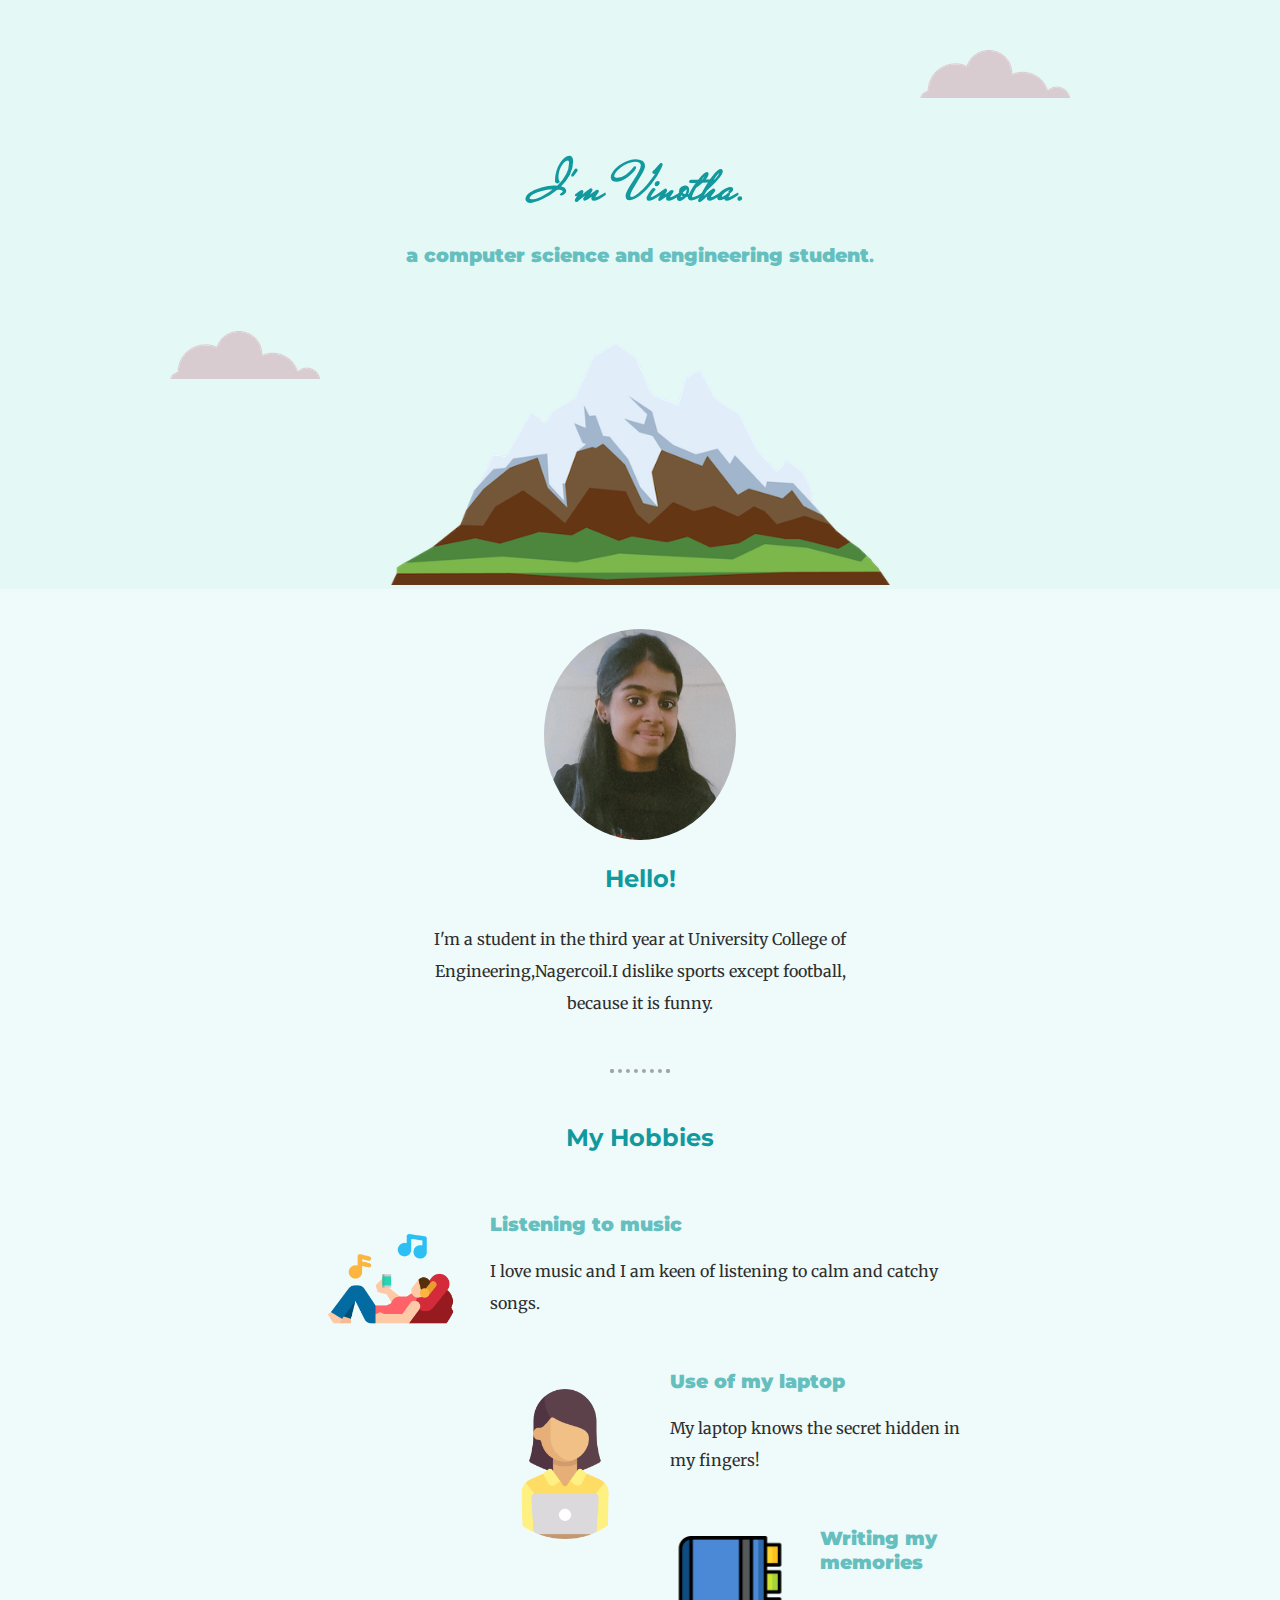
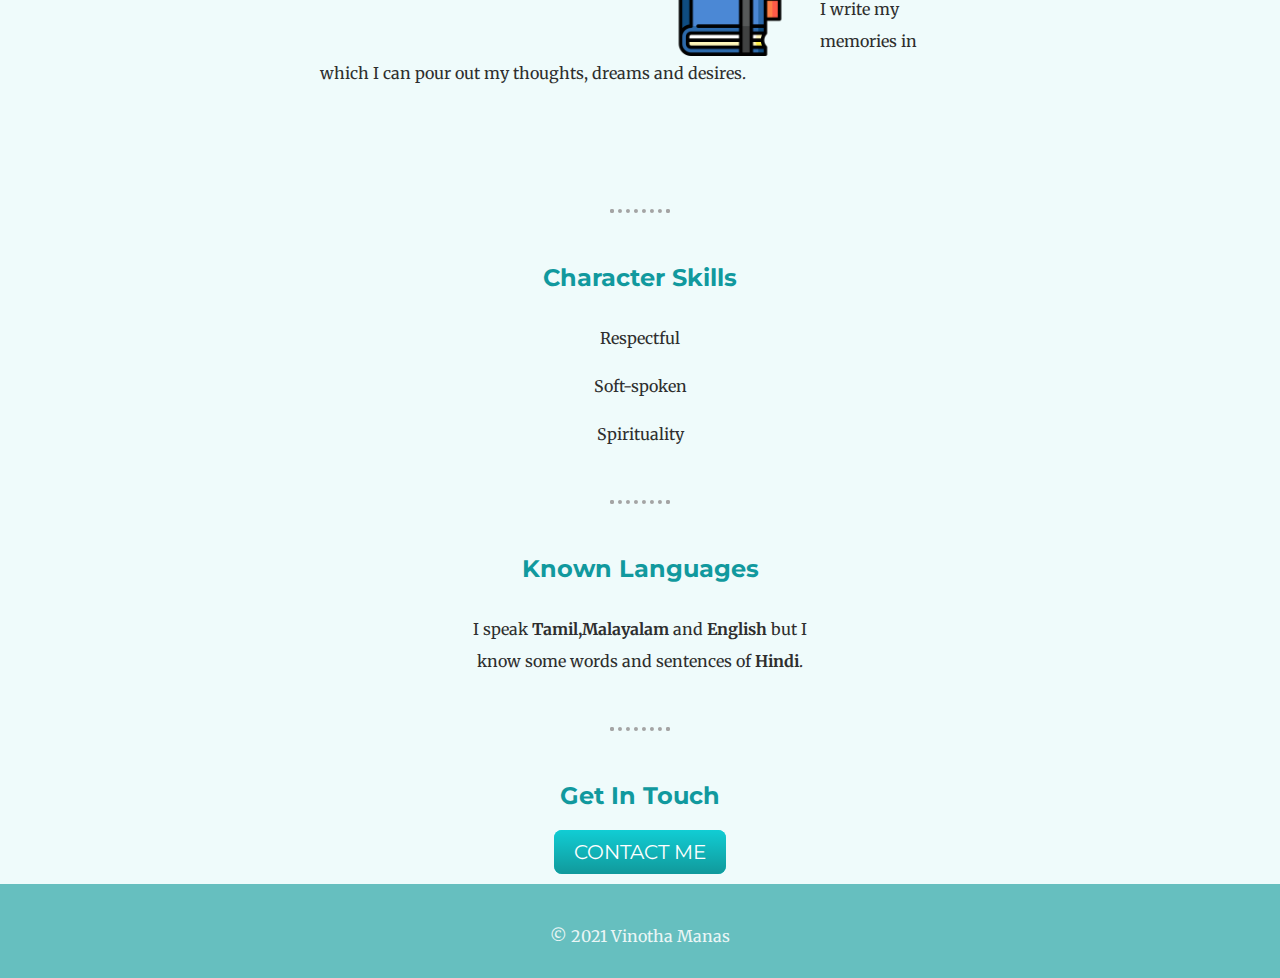
<file: index.html>
<!DOCTYPE html>
<html>
  <head>
    <meta charset="utf-8">
    <title>Vinotha Manas</title>
    <link rel="stylesheet" href="css/styles.css">
    <link rel="icon" href="favicon.ico">
    <link href="https://fonts.googleapis.com/css2?family=Merriweather:ital@1&display=swap" rel="stylesheet">
    <link href="https://fonts.googleapis.com/css2?family=Mr+De+Haviland&family=Mrs+Saint+Delafield&display=swap" rel="stylesheet">
    <link href="https://fonts.googleapis.com/css2?family=Montserrat:ital@1&display=swap" rel="stylesheet">
  </head>
  <body>
    <div class="top-container">
      <img class="top-cloud"src="images/cloud.png" alt="cloud-img">
      <h1>I'm Vinotha.</h1>
      <h3><strong>a computer science and engineering student</strong>.</h3>
      <img class="bottom-cloud" src="images/cloud.png" alt="cloud-img">
      <img class="mountain" src="images/mountain.png" alt="mountain-img">
    </div>
    <div class="middle-container">
  <div class="profile">
    <br>
    <br>
    <img class="vino-img" src="images/vino.jpg" alt="vino-image">
    <h2>Hello!</h2>
    <p class="intro">I'm a student in the third year at University College of <br>
      Engineering,Nagercoil.I dislike sports except football,<br>
      because it is funny.</p>
  </div>
  <hr>
  <div class="hobbies">
    <h2>My Hobbies</h2>
    <div class="hobby-row">
      <img class="music-img"src="images/listening music.png" alt="music-img">
      <h3><strong>Listening to music</strong></h3>
      <p>I love music and I am keen of listening to calm and catchy songs.</p>
    </div>
    <div class="hobby-row">
      <img class="lap-img" src="images/use of laptop.png" alt="lap-img">
      <h3><strong>Use of my laptop</strong></h3>
      <p>My laptop knows the secret hidden in my fingers!</p>
    </div>
    <div class="hobby-row">
      <img class="diary-img" src="images/diary.png" alt="diary-img">
      <h3><strong>Writing my memories</strong></h3>
      <p>I write my memories in which I can pour out my thoughts, dreams and desires.</p>
    </div>
  </div>
  <br>
  <hr>
  <div class="skills">
    <h2>Character Skills</h2>
      <p>Respectful</p>
      <p>Soft-spoken</p>
      <p>Spirituality</p>
  </div>
  <hr>
  <div class="languages">
    <h2>Known Languages</h2>
    <p>I speak <strong>Tamil,Malayalam</strong> and <strong>English</strong> but I <br> know some words and sentences of <strong>Hindi</strong>.</p>
  </div>
  <hr>
  <div class="contact-me">
    <h2>Get In Touch</h2>
    <a class="btn" href="contact-me.html">CONTACT ME</a>
    <br>
    <br>
  </div>
</div>
  <div class="bottom-container">
  <p class="copyright">© 2021 Vinotha Manas</p>
  </div>
  </body>
</html>
</file>
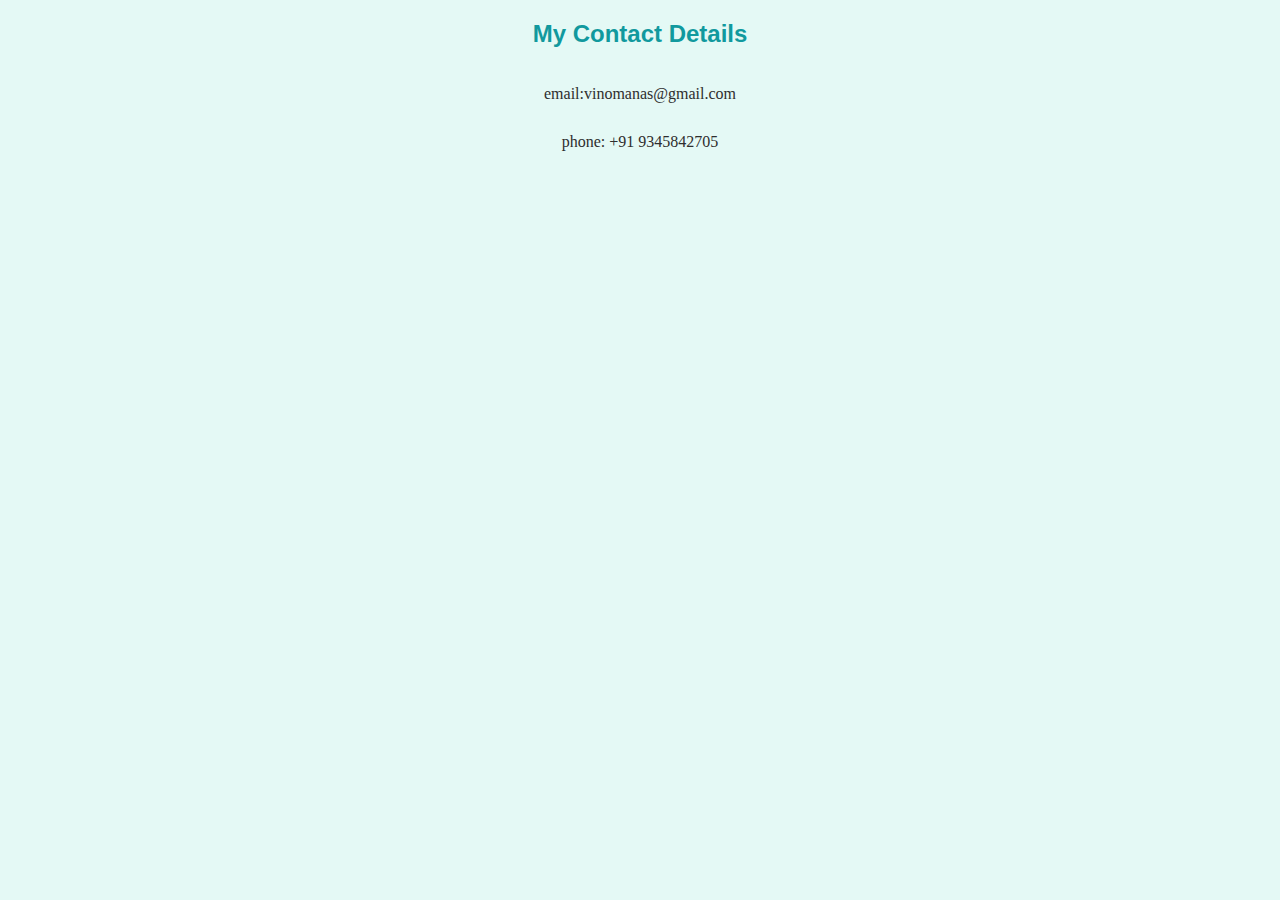
<file: contact-me.html>
<!DOCTYPE html>
<html>
  <head>
    <meta charset="utf-8">
    <title>Contact Me</title>
      <link rel="stylesheet" href="css/styles.css">
  </head>
  <body class="contact">
      <h2>My Contact Details</h2>
      <p>email:vinomanas@gmail.com<p>
      <p>phone: +91 9345842705</p>
  </body>
</html>
</file>
<file: css/styles.css>
body{
  margin: 0px;
  text-align: center;
  font-family: 'Merriweather', serif;
  font-size: 1em;
}
h1{
  color: #11999E;
  font-family: 'Mr De Haviland', cursive;
  font-size: 3.50em;
  margin: 50px auto 0 auto;
}
h2{
  color: #11999E;
  font-family: 'Montserrat', sans-serif;
  padding-bottom: 10px;
}
h3{
  color: #66BFBF;
  font-family: 'Montserrat', sans-serif;
  font-size: 1.2rem;
  font-weight: bolder;
}
p{
  color: #2E2E2E;
  line-height: 2;
}
hr{
  border: dotted #A4A4A4 4px;
  border-bottom: none;
  width: 4%;
  margin: 50px auto;
}
.profile{
  width: 50%;
  margin: auto;
}
.top-container{
  background-color: #E4F9F5;
  position: relative;
  padding-top: 100px;
}
.middle-container{
  background-color: #EFFBFB;
}
.bottom-container{
  background-color: #66BFBF;
  padding: 20px 0 10px ;
}
.top-cloud{
  position: absolute;
  right: 210px;
  top: 50px;
}
.bottom-cloud{
  position: absolute;
  left: 170px;
  bottom: 210px;
}
.mountain{
  width: 500px;
}
.hobby-row{
  width: 50%;
  margin: 50px auto 50px auto;
  text-align: left;
}
.vino-img{
  width: 30%;
  height: 10%;
  border-radius: 50%;
}
.music-img{
  width: 140px;
  float: left;
  margin-right: 30px;
  margin-bottom:80px;
}
.lap-img{
  width: 150px;
  float: left;
  margin-right: 30px;
  margin-top: 20px;
}
.diary-img{
  width: 120px;
  float: left;
  margin-right: 30px;
  margin-top: 10px;
}
.contact{
  background-color: #E4F9F5;
  font-family: 'Mr De Haviland', cursive;
}
.btn {
  background: #11cdd4;
  background-image: -webkit-linear-gradient(top, #11cdd4, #11999b);
  background-image: -moz-linear-gradient(top, #11cdd4, #11999b);
  background-image: -ms-linear-gradient(top, #11cdd4, #11999b);
  background-image: -o-linear-gradient(top, #11cdd4, #11999b);
  background-image: linear-gradient(to bottom, #11cdd4, #11999b);
  -webkit-border-radius: 8;
  -moz-border-radius: 8;
  border-radius: 8px;
  font-family: 'Montserrat', sans-serif;
  color: #ffffff;
  font-size: 20px;
  padding: 10px 20px 10px 20px;
  text-decoration: none;
}

.btn:hover {
  background: #30e3cb;
  background-image: -webkit-linear-gradient(top, #30e3cb, #2bc4ad);
  background-image: -moz-linear-gradient(top, #30e3cb, #2bc4ad);
  background-image: -ms-linear-gradient(top, #30e3cb, #2bc4ad);
  background-image: -o-linear-gradient(top, #30e3cb, #2bc4ad);
  background-image: linear-gradient(to bottom, #30e3cb, #2bc4ad);
  text-decoration: none;
}
.copyright
{
  color:#EAF6F6;
}
</file>
